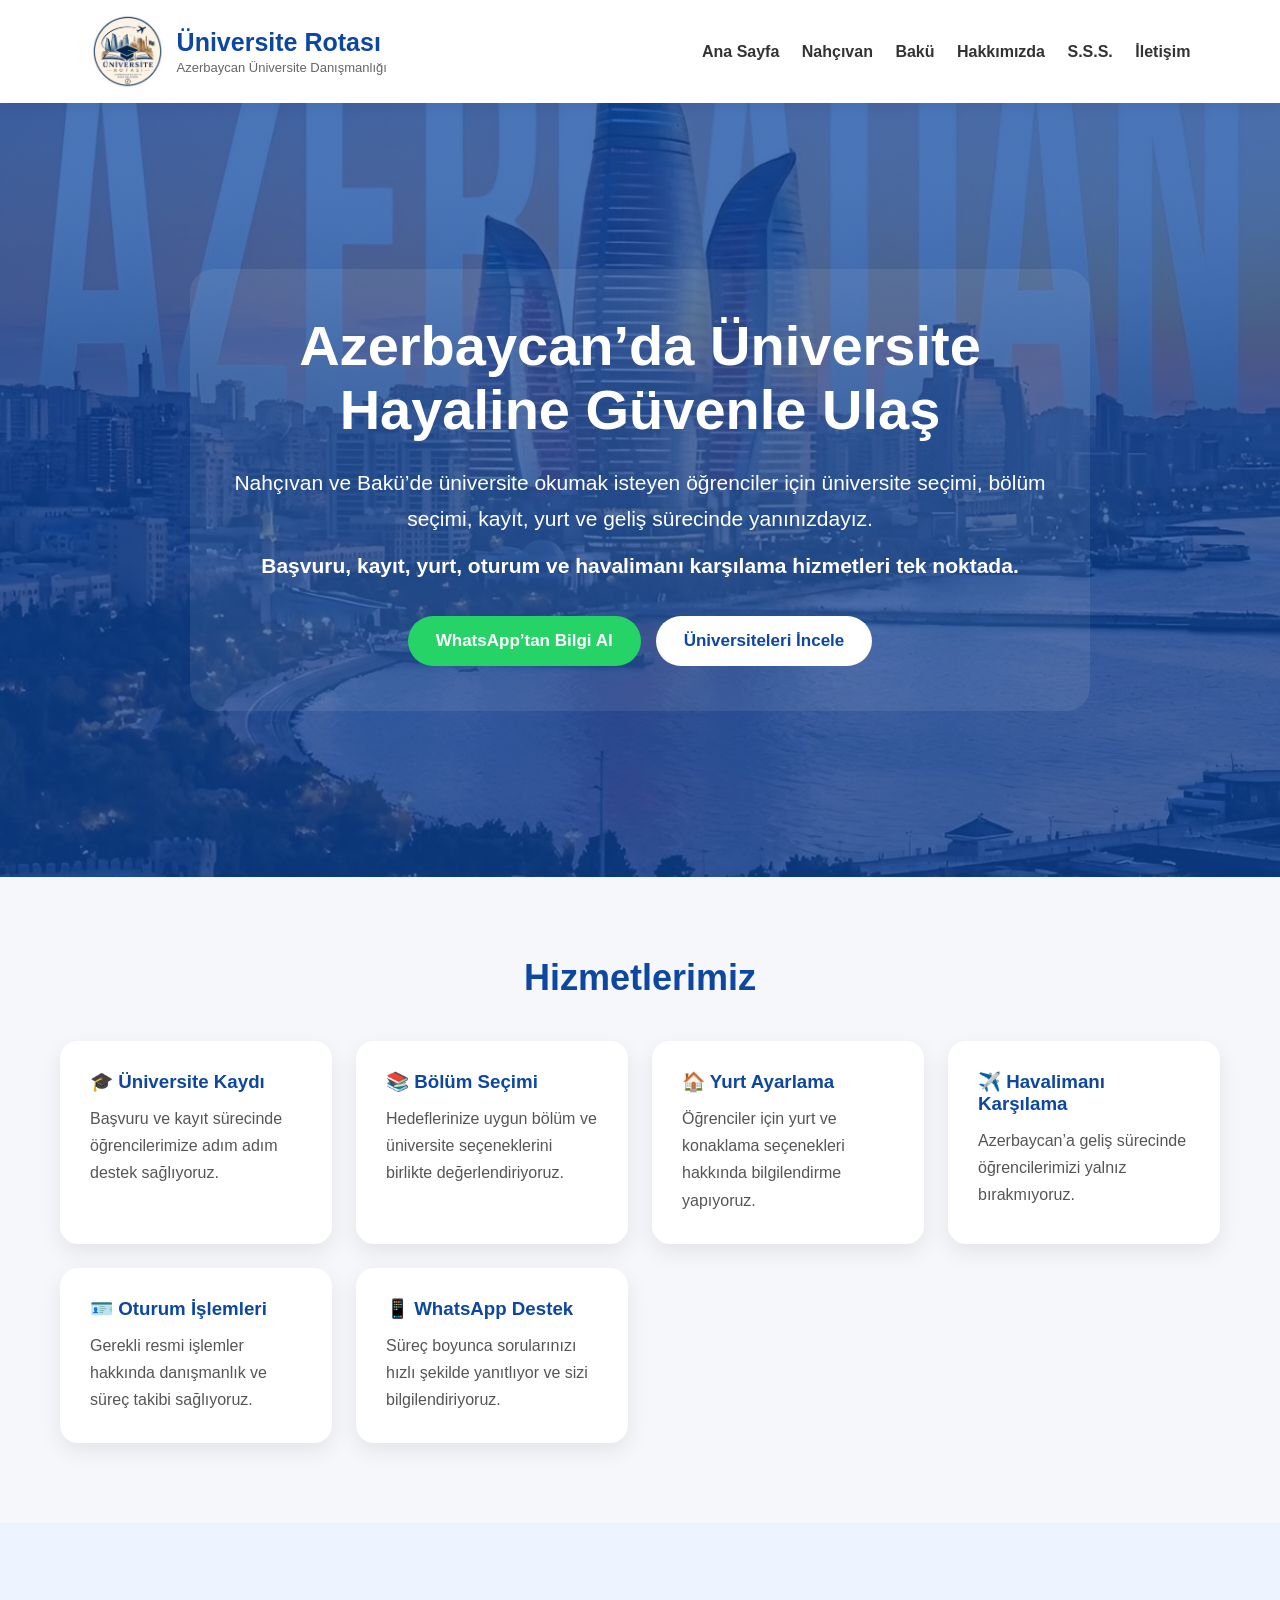
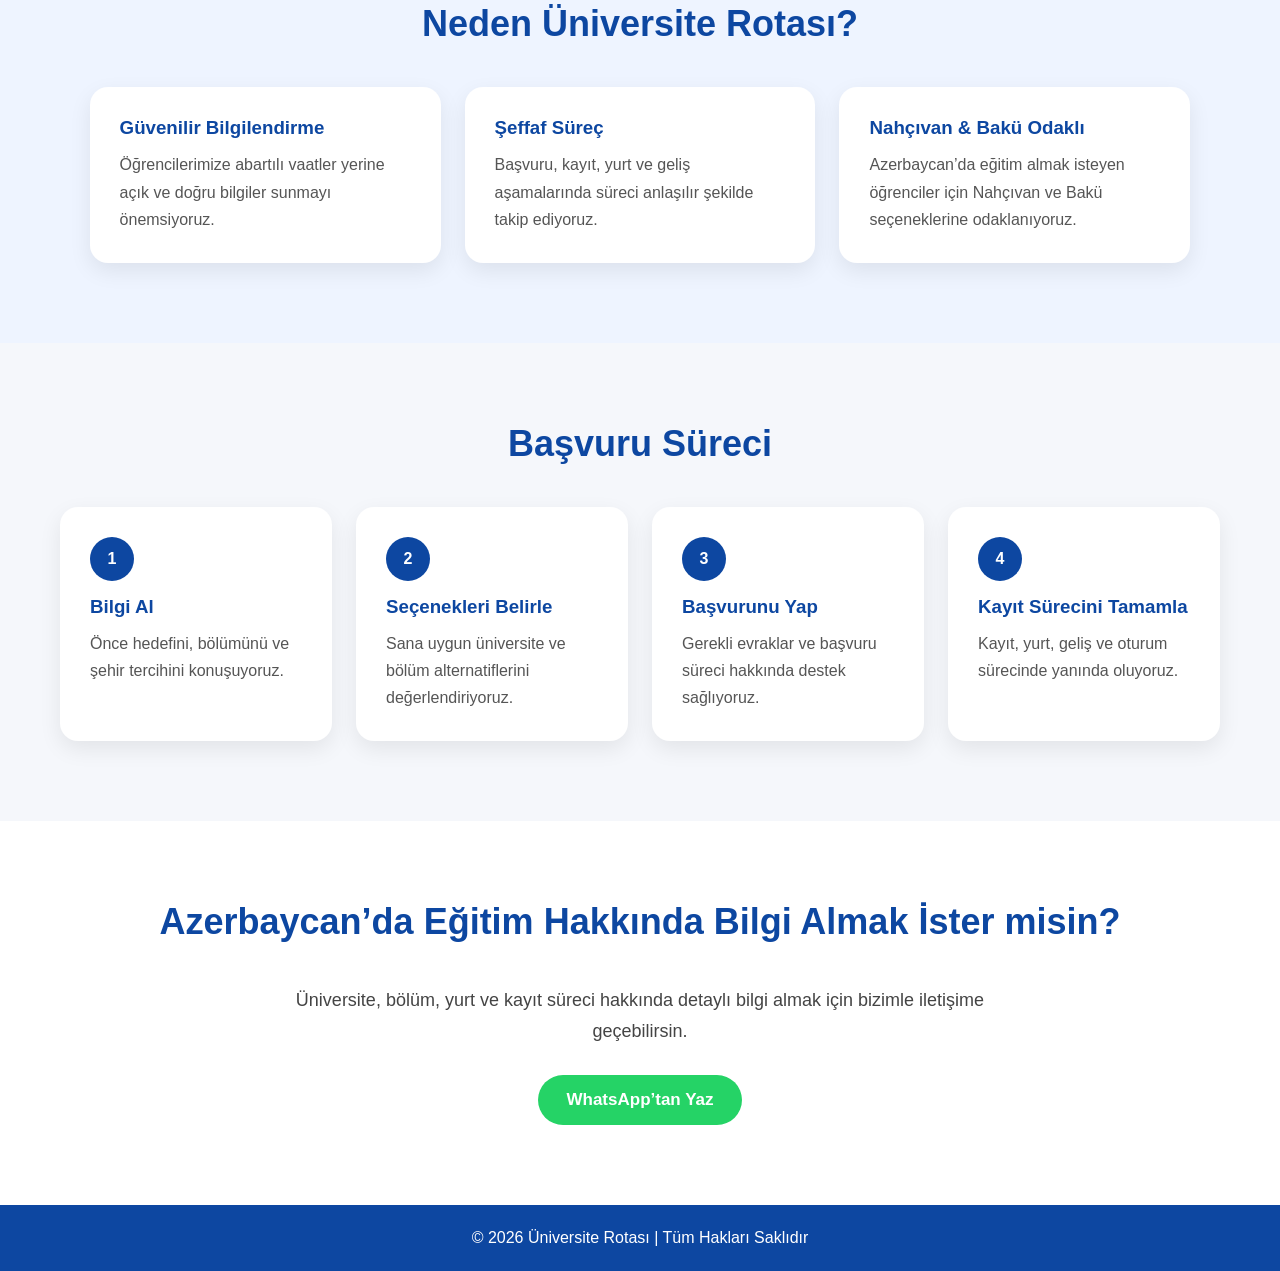
<file: index.html>
﻿<!DOCTYPE html>
<html lang="tr">
<head>
    <meta charset="UTF-8">
    <meta name="viewport" content="width=device-width, initial-scale=1.0">
    <title>Üniversite Rotası | Azerbaycan Üniversite Danışmanlığı</title>
    <link rel="stylesheet" href="style.css">
</head>
<body>

<header class="navbar">
    <div class="logo">
        <img src="images/logo.png" alt="Üniversite Rotası Logo">
        <div>
            <h2>Üniversite Rotası</h2>
            <p>Azerbaycan Üniversite Danışmanlığı</p>
        </div>
    </div>

    <nav>
        <a href="index.html">Ana Sayfa</a>
        <a href="nahcivan.html">Nahçıvan</a>
        <a href="baku.html">Bakü</a>
        <a href="hakkimizda.html">Hakkımızda</a>
        <a href="sss.html">S.S.S.</a>
        <a href="iletisim.html">İletişim</a>
    </nav>
</header>

<section class="hero">
    <div class="hero-box">
        <h1>Azerbaycan’da Üniversite Hayaline Güvenle Ulaş</h1>
        <p>
            Nahçıvan ve Bakü’de üniversite okumak isteyen öğrenciler için
            üniversite seçimi, bölüm seçimi, kayıt, yurt ve geliş sürecinde yanınızdayız.
        </p>

        <div class="hero-buttons">
            <a class="btn green" href="https://wa.me/905XXXXXXXXX" target="_blank">WhatsApp’tan Bilgi Al</a>
            <a class="btn blue" href="nahcivan.html">Üniversiteleri İncele</a>
        </div>
    </div>
</section>

<section class="services">
    <h2>Hizmetlerimiz</h2>

    <div class="cards">
        <div class="card">
            <h3>🎓 Üniversite Kaydı</h3>
            <p>Başvuru ve kayıt sürecinde öğrencilerimize adım adım destek sağlıyoruz.</p>
        </div>

        <div class="card">
            <h3>📚 Bölüm Seçimi</h3>
            <p>Hedeflerinize uygun bölüm ve üniversite seçeneklerini birlikte değerlendiriyoruz.</p>
        </div>

        <div class="card">
            <h3>🏠 Yurt Ayarlama</h3>
            <p>Öğrenciler için yurt ve konaklama seçenekleri hakkında bilgilendirme yapıyoruz.</p>
        </div>

        <div class="card">
            <h3>✈️ Havalimanı Karşılama</h3>
            <p>Azerbaycan’a geliş sürecinde öğrencilerimizi yalnız bırakmıyoruz.</p>
        </div>

        <div class="card">
            <h3>🪪 Oturum İşlemleri</h3>
            <p>Gerekli resmi işlemler hakkında danışmanlık ve süreç takibi sağlıyoruz.</p>
        </div>

        <div class="card">
            <h3>📱 WhatsApp Destek</h3>
            <p>Süreç boyunca sorularınızı hızlı şekilde yanıtlıyor ve sizi bilgilendiriyoruz.</p>
        </div>
    </div>
</section>

<section class="why">
    <h2>Neden Üniversite Rotası?</h2>

    <div class="why-grid">
        <div>
            <h3>Güvenilir Bilgilendirme</h3>
            <p>Öğrencilerimize abartılı vaatler yerine açık ve doğru bilgiler sunmayı önemsiyoruz.</p>
        </div>

        <div>
            <h3>Şeffaf Süreç</h3>
            <p>Başvuru, kayıt, yurt ve geliş aşamalarında süreci anlaşılır şekilde takip ediyoruz.</p>
        </div>

        <div>
            <h3>Nahçıvan & Bakü Odaklı</h3>
            <p>Azerbaycan’da eğitim almak isteyen öğrenciler için Nahçıvan ve Bakü seçeneklerine odaklanıyoruz.</p>
        </div>
    </div>
</section>

<section class="process">
    <h2>Başvuru Süreci</h2>

    <div class="steps">
        <div class="step">
            <span>1</span>
            <h3>Bilgi Al</h3>
            <p>Önce hedefini, bölümünü ve şehir tercihini konuşuyoruz.</p>
        </div>

        <div class="step">
            <span>2</span>
            <h3>Seçenekleri Belirle</h3>
            <p>Sana uygun üniversite ve bölüm alternatiflerini değerlendiriyoruz.</p>
        </div>

        <div class="step">
            <span>3</span>
            <h3>Başvurunu Yap</h3>
            <p>Gerekli evraklar ve başvuru süreci hakkında destek sağlıyoruz.</p>
        </div>

        <div class="step">
            <span>4</span>
            <h3>Kayıt Sürecini Tamamla</h3>
            <p>Kayıt, yurt, geliş ve oturum sürecinde yanında oluyoruz.</p>
        </div>
    </div>
</section>

<section class="cta">
    <h2>Azerbaycan’da Eğitim Hakkında Bilgi Almak İster misin?</h2>
    <p>Üniversite, bölüm, yurt ve kayıt süreci hakkında detaylı bilgi almak için bizimle iletişime geçebilirsin.</p>
    <a class="btn green" href="https://wa.me/905336589964?text=Merhaba,%20Üniversite%20Rotası%20hakkında%20bilgi%20almak%20istiyorum." target="_blank">WhatsApp’tan Yaz</a>
</section>

<footer>
    <p>© 2026 Üniversite Rotası | Tüm Hakları Saklıdır</p>
</footer>

</body>
</html>
</file>
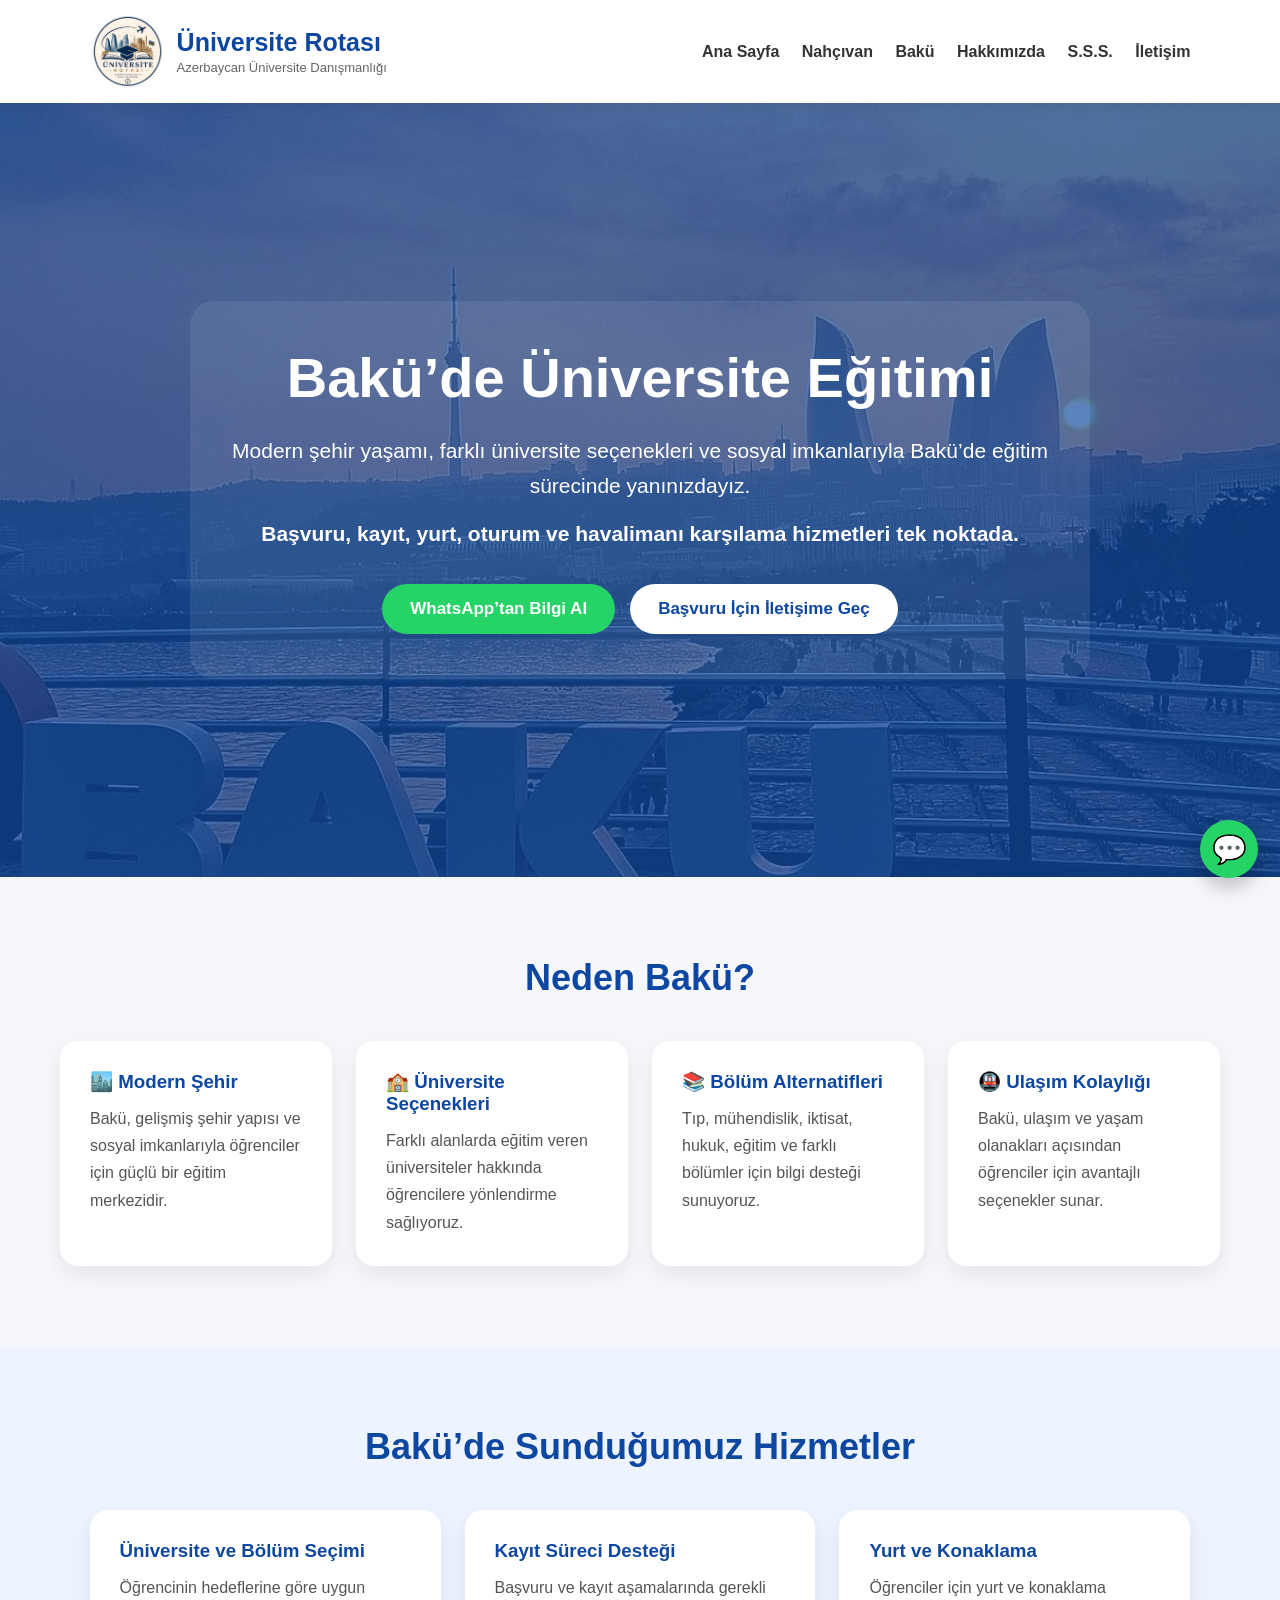
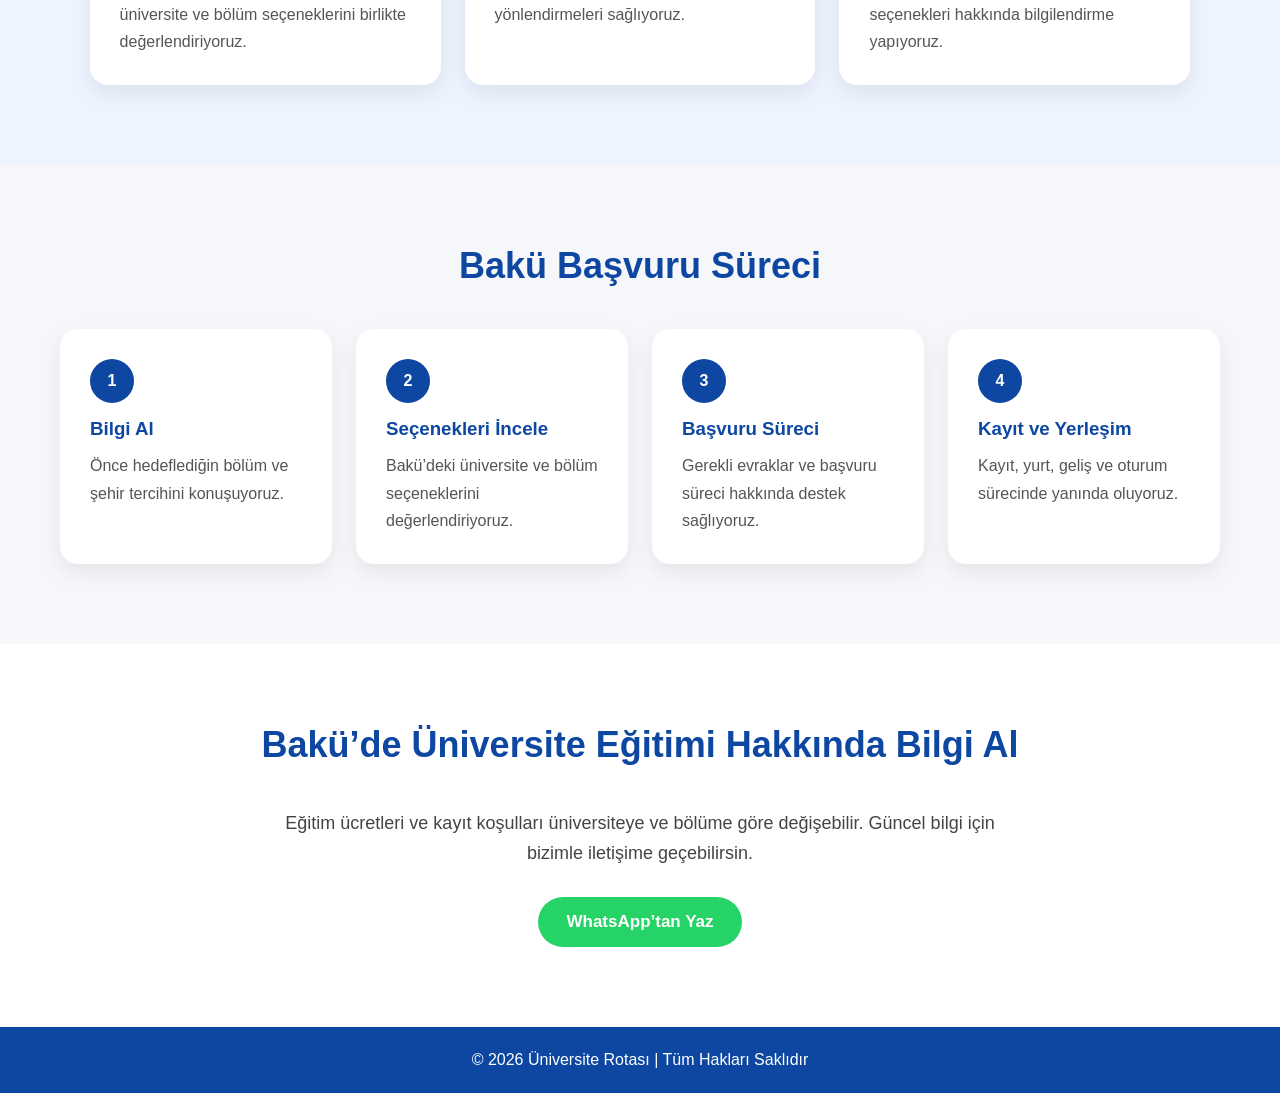
<file: baku.html>
﻿<!DOCTYPE html>
<html lang="tr">
<head>
    <meta charset="UTF-8">
    <meta name="viewport" content="width=device-width, initial-scale=1.0">
    <title>Bakü | Üniversite Rotası</title>
    <link rel="stylesheet" href="style.css">
</head>
<body>

<header class="navbar">
    <div class="logo">
        <img src="images/logo.png" alt="Üniversite Rotası Logo">
        <div>
            <h2>Üniversite Rotası</h2>
            <p>Azerbaycan Üniversite Danışmanlığı</p>
        </div>
    </div>

    <nav>
        <a href="index.html">Ana Sayfa</a>
        <a href="nahcivan.html">Nahçıvan</a>
        <a href="baku.html">Bakü</a>
        <a href="hakkimizda.html">Hakkımızda</a>
        <a href="sss.html">S.S.S.</a>
        <a href="iletisim.html">İletişim</a>
    </nav>
</header>

 <section class="hero baku-hero">
  <div class="hero-box">
        <h1>Bakü’de Üniversite Eğitimi</h1>
        <p>Modern şehir yaşamı, farklı üniversite seçenekleri ve sosyal imkanlarıyla Bakü’de eğitim sürecinde yanınızdayız.</p>

        <div class="hero-buttons">
            <a class="btn green" href="https://wa.me/905336589964" target="_blank">WhatsApp’tan Bilgi Al</a>
            <a class="btn blue" href="iletisim.html">Başvuru İçin İletişime Geç</a>
        </div>
    </div>
</section>

<section class="services">
    <h2>Neden Bakü?</h2>

    <div class="cards">
        <div class="card">
            <h3>🏙️ Modern Şehir</h3>
            <p>Bakü, gelişmiş şehir yapısı ve sosyal imkanlarıyla öğrenciler için güçlü bir eğitim merkezidir.</p>
        </div>

        <div class="card">
            <h3>🏫 Üniversite Seçenekleri</h3>
            <p>Farklı alanlarda eğitim veren üniversiteler hakkında öğrencilere yönlendirme sağlıyoruz.</p>
        </div>

        <div class="card">
            <h3>📚 Bölüm Alternatifleri</h3>
            <p>Tıp, mühendislik, iktisat, hukuk, eğitim ve farklı bölümler için bilgi desteği sunuyoruz.</p>
        </div>

        <div class="card">
            <h3>🚇 Ulaşım Kolaylığı</h3>
            <p>Bakü, ulaşım ve yaşam olanakları açısından öğrenciler için avantajlı seçenekler sunar.</p>
        </div>
    </div>
</section>

<section class="why">
    <h2>Bakü’de Sunduğumuz Hizmetler</h2>

    <div class="why-grid">
        <div>
            <h3>Üniversite ve Bölüm Seçimi</h3>
            <p>Öğrencinin hedeflerine göre uygun üniversite ve bölüm seçeneklerini birlikte değerlendiriyoruz.</p>
        </div>

        <div>
            <h3>Kayıt Süreci Desteği</h3>
            <p>Başvuru ve kayıt aşamalarında gerekli yönlendirmeleri sağlıyoruz.</p>
        </div>

        <div>
            <h3>Yurt ve Konaklama</h3>
            <p>Öğrenciler için yurt ve konaklama seçenekleri hakkında bilgilendirme yapıyoruz.</p>
        </div>
    </div>
</section>

<section class="process">
    <h2>Bakü Başvuru Süreci</h2>

    <div class="steps">
        <div class="step">
            <span>1</span>
            <h3>Bilgi Al</h3>
            <p>Önce hedeflediğin bölüm ve şehir tercihini konuşuyoruz.</p>
        </div>

        <div class="step">
            <span>2</span>
            <h3>Seçenekleri İncele</h3>
            <p>Bakü’deki üniversite ve bölüm seçeneklerini değerlendiriyoruz.</p>
        </div>

        <div class="step">
            <span>3</span>
            <h3>Başvuru Süreci</h3>
            <p>Gerekli evraklar ve başvuru süreci hakkında destek sağlıyoruz.</p>
        </div>

        <div class="step">
            <span>4</span>
            <h3>Kayıt ve Yerleşim</h3>
            <p>Kayıt, yurt, geliş ve oturum sürecinde yanında oluyoruz.</p>
        </div>
    </div>
</section>

<section class="cta">
    <h2>Bakü’de Üniversite Eğitimi Hakkında Bilgi Al</h2>
    <p>Eğitim ücretleri ve kayıt koşulları üniversiteye ve bölüme göre değişebilir. Güncel bilgi için bizimle iletişime geçebilirsin.</p>
    <a class="btn green" href="https://wa.me/905XXXXXXXXX" target="_blank">WhatsApp’tan Yaz</a>
</section>

<footer>
    <p>© 2026 Üniversite Rotası | Tüm Hakları Saklıdır</p>
</footer>

<a class="whatsapp" href="https://wa.me/905XXXXXXXXX" target="_blank">💬</a>

</body>
</html>
</file>
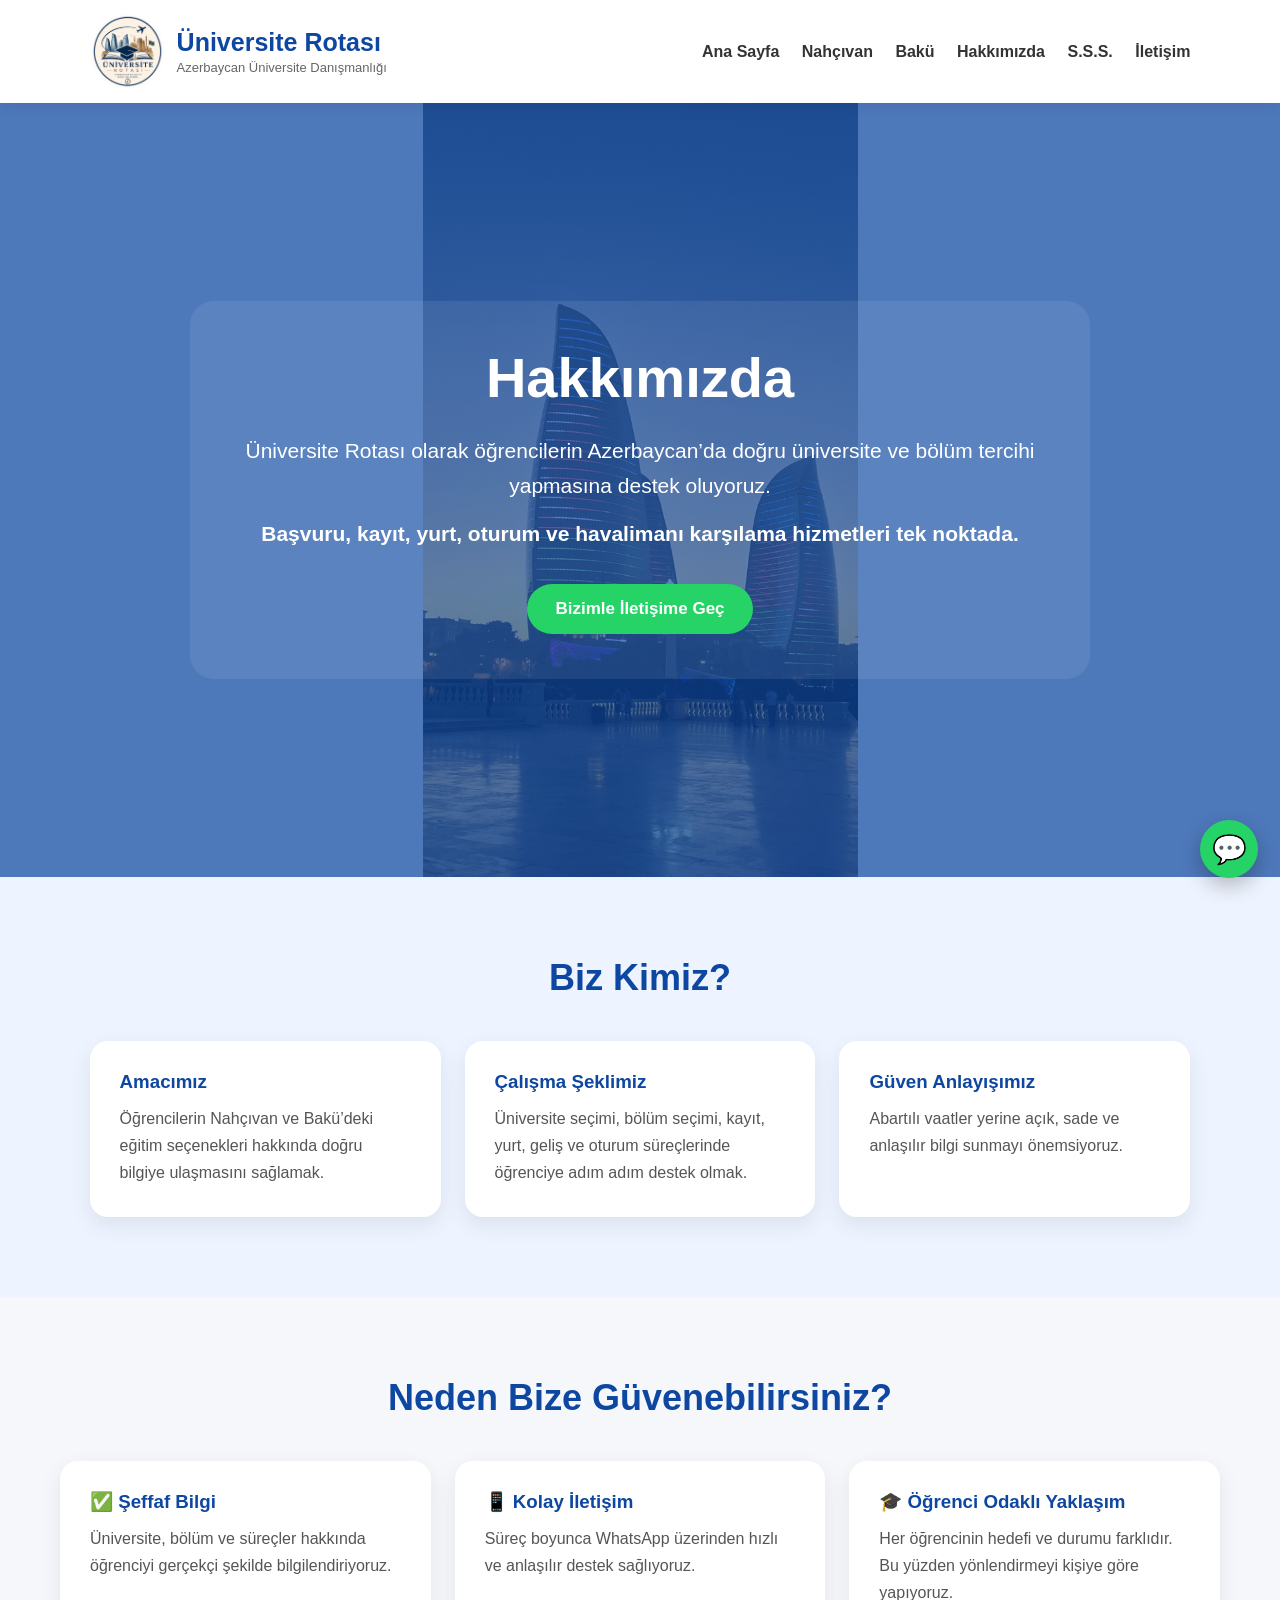
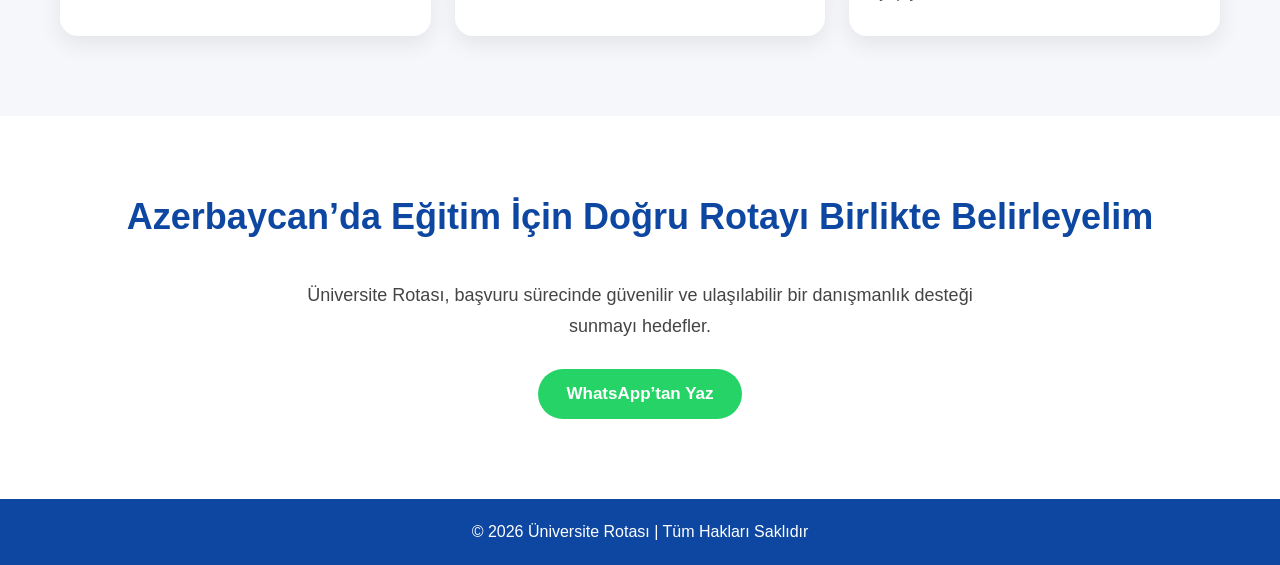
<file: hakkimizda.html>
﻿<!DOCTYPE html>
<html lang="tr">
<head>
    <meta charset="UTF-8">
    <meta name="viewport" content="width=device-width, initial-scale=1.0">
    <title>Hakkımızda | Üniversite Rotası</title>
    <link rel="stylesheet" href="style.css">
</head>
<body>

<header class="navbar">
    <div class="logo">
        <img src="images/logo.png" alt="Üniversite Rotası Logo">
        <div>
            <h2>Üniversite Rotası</h2>
            <p>Azerbaycan Üniversite Danışmanlığı</p>
        </div>
    </div>

    <nav>
        <a href="index.html">Ana Sayfa</a>
        <a href="nahcivan.html">Nahçıvan</a>
        <a href="baku.html">Bakü</a>
        <a href="hakkimizda.html">Hakkımızda</a>
        <a href="sss.html">S.S.S.</a>
        <a href="iletisim.html">İletişim</a>
    </nav>
</header>

  <section class="hero hakkimizda-hero">
      <div class="hero-box">
        <h1>Hakkımızda</h1>
        <p>Üniversite Rotası olarak öğrencilerin Azerbaycan’da doğru üniversite ve bölüm tercihi yapmasına destek oluyoruz.</p>
        <a class="btn green" href="https://wa.me/905336589964" target="_blank">Bizimle İletişime Geç</a>
    </div>
</section>

<section class="why">
    <h2>Biz Kimiz?</h2>

    <div class="why-grid">
        <div>
            <h3>Amacımız</h3>
            <p>Öğrencilerin Nahçıvan ve Bakü’deki eğitim seçenekleri hakkında doğru bilgiye ulaşmasını sağlamak.</p>
        </div>

        <div>
            <h3>Çalışma Şeklimiz</h3>
            <p>Üniversite seçimi, bölüm seçimi, kayıt, yurt, geliş ve oturum süreçlerinde öğrenciye adım adım destek olmak.</p>
        </div>

        <div>
            <h3>Güven Anlayışımız</h3>
            <p>Abartılı vaatler yerine açık, sade ve anlaşılır bilgi sunmayı önemsiyoruz.</p>
        </div>
    </div>
</section>

<section class="services">
    <h2>Neden Bize Güvenebilirsiniz?</h2>

    <div class="cards">
        <div class="card">
            <h3>✅ Şeffaf Bilgi</h3>
            <p>Üniversite, bölüm ve süreçler hakkında öğrenciyi gerçekçi şekilde bilgilendiriyoruz.</p>
        </div>

        <div class="card">
            <h3>📱 Kolay İletişim</h3>
            <p>Süreç boyunca WhatsApp üzerinden hızlı ve anlaşılır destek sağlıyoruz.</p>
        </div>

        <div class="card">
            <h3>🎓 Öğrenci Odaklı Yaklaşım</h3>
            <p>Her öğrencinin hedefi ve durumu farklıdır. Bu yüzden yönlendirmeyi kişiye göre yapıyoruz.</p>
        </div>
    </div>
</section>

<section class="cta">
    <h2>Azerbaycan’da Eğitim İçin Doğru Rotayı Birlikte Belirleyelim</h2>
    <p>Üniversite Rotası, başvuru sürecinde güvenilir ve ulaşılabilir bir danışmanlık desteği sunmayı hedefler.</p>
    <a class="btn green" href="https://wa.me/905XXXXXXXXX" target="_blank">WhatsApp’tan Yaz</a>
</section>

<footer>
    <p>© 2026 Üniversite Rotası | Tüm Hakları Saklıdır</p>
</footer>

<a class="whatsapp" href="https://wa.me/905XXXXXXXXX" target="_blank">💬</a>

</body>
</html>
</file>
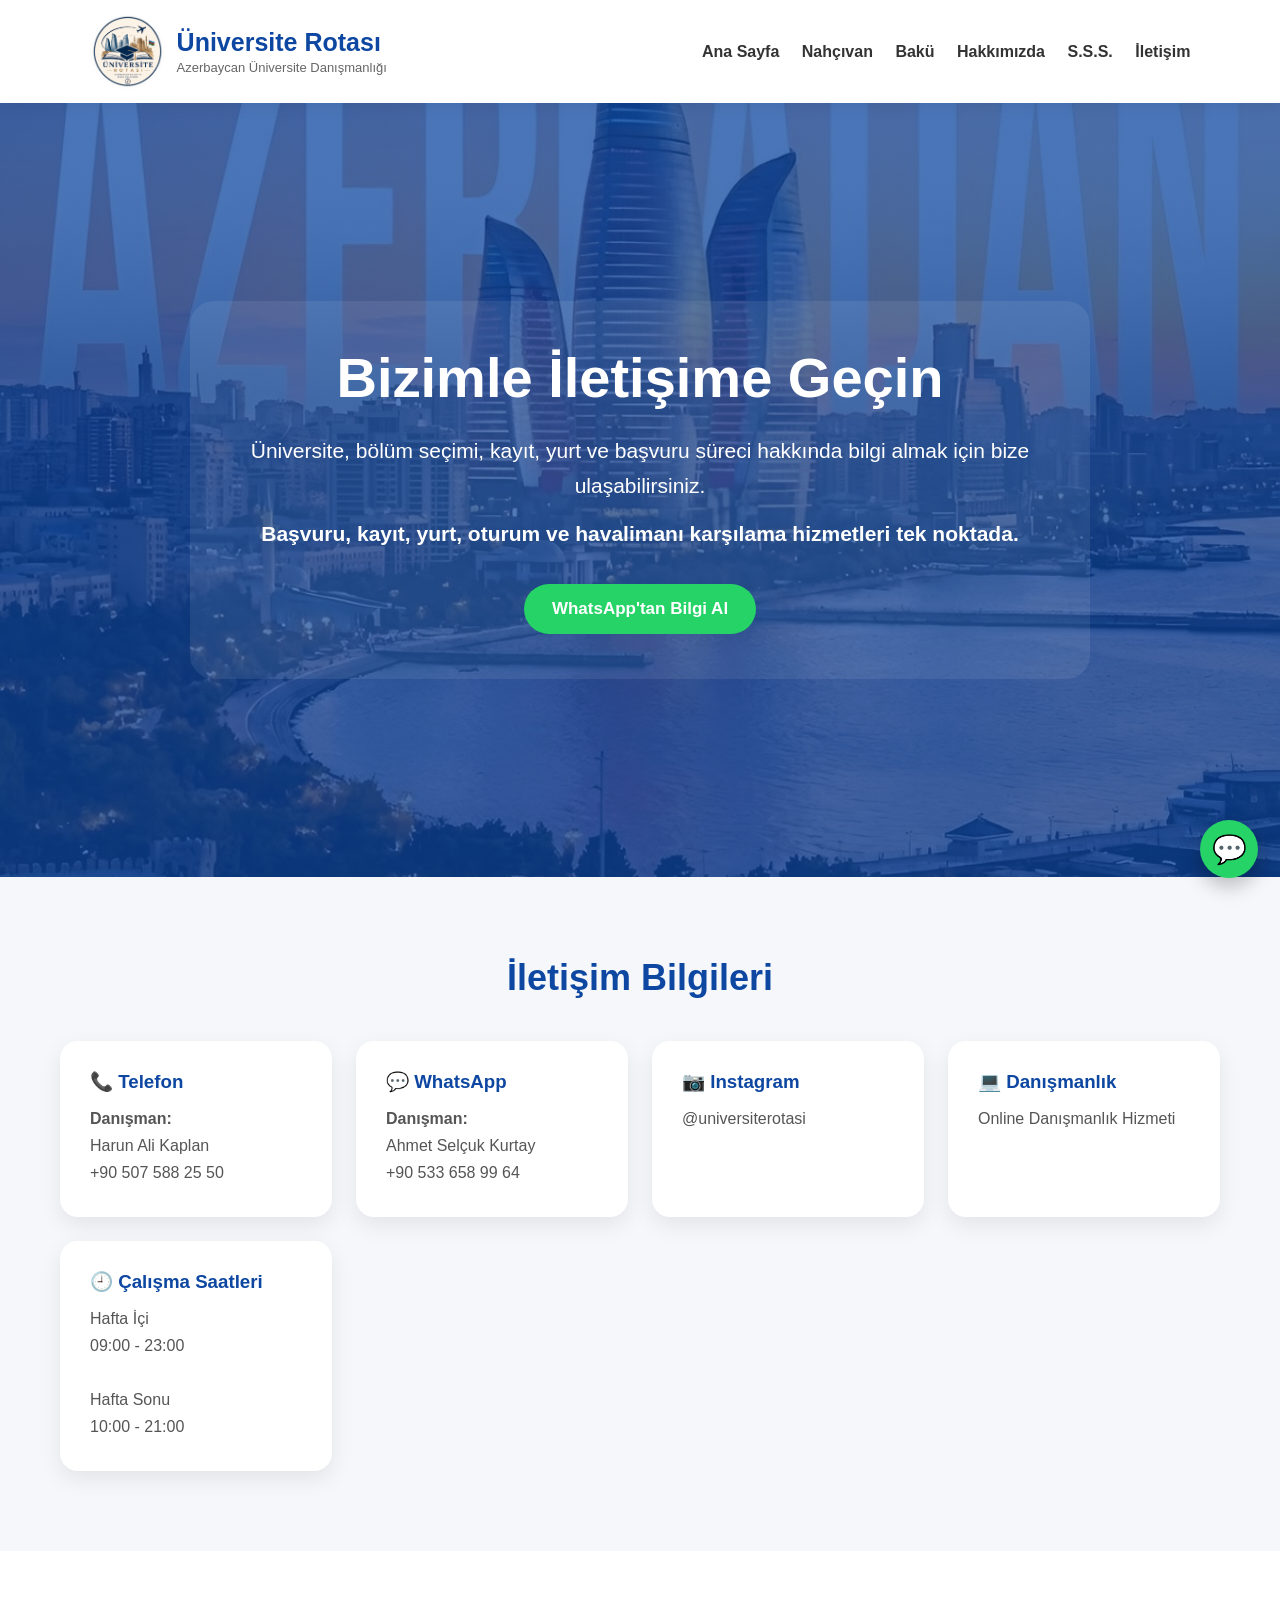
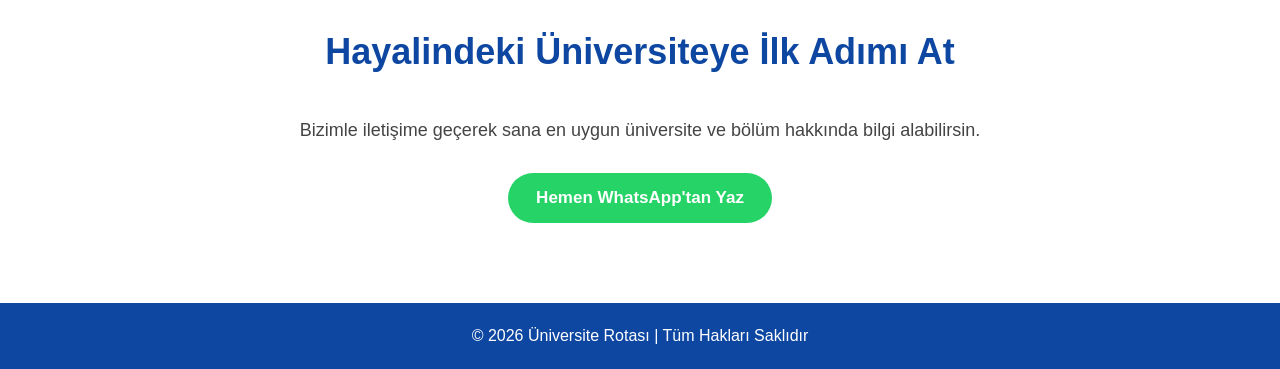
<file: iletisim.html>
﻿<!DOCTYPE html>
<html lang="tr">
<head>
<meta charset="UTF-8">
<meta name="viewport" content="width=device-width, initial-scale=1.0">
<title>İletişim | Üniversite Rotası</title>
<link rel="stylesheet" href="style.css">
</head>

<body>

<header class="navbar">

<div class="logo">
<img src="images/logo.png" alt="Üniversite Rotası">

<div>
<h2>Üniversite Rotası</h2>
<p>Azerbaycan Üniversite Danışmanlığı</p>
</div>

</div>

<nav>
<a href="index.html">Ana Sayfa</a>
<a href="nahcivan.html">Nahçıvan</a>
<a href="baku.html">Bakü</a>
<a href="hakkimizda.html">Hakkımızda</a>
<a href="sss.html">S.S.S.</a>
<a href="iletisim.html">İletişim</a>
</nav>

</header>

<section class="hero">

<div class="hero-box">

<h1>Bizimle İletişime Geçin</h1>

<p>
Üniversite, bölüm seçimi, kayıt, yurt ve başvuru süreci hakkında bilgi almak için bize ulaşabilirsiniz.
</p>

<a class="btn green" href="https://wa.me/905335899964" target="_blank">
WhatsApp'tan Bilgi Al
</a>

</div>

</section>

<section class="services">

<h2>İletişim Bilgileri</h2>

<div class="cards">

<div class="card">
<h3>📞 Telefon</h3>
<p><strong>Danışman:</strong><br>
Harun Ali Kaplan<br>
+90 507 588 25 50
</p>
</div>

<div class="card">
<h3>💬 WhatsApp</h3>
<p><strong>Danışman:</strong><br>
Ahmet Selçuk Kurtay<br>
+90 533 658 99 64
</p>
</div>

<div class="card">
<h3>📷 Instagram</h3>
<p>@universiterotasi</p>
</div>

<div class="card">
<h3>💻 Danışmanlık</h3>
<p>Online Danışmanlık Hizmeti</p>
</div>

<div class="card">
<h3>🕘 Çalışma Saatleri</h3>

<p>

Hafta İçi<br>

09:00 - 23:00

<br><br>

Hafta Sonu<br>

10:00 - 21:00

</p>

</div>

</div>

</section>

<section class="cta">

<h2>Hayalindeki Üniversiteye İlk Adımı At</h2>

<p>

Bizimle iletişime geçerek sana en uygun üniversite ve bölüm hakkında bilgi alabilirsin.

</p>

<a class="btn green" href="https://wa.me/905335899964" target="_blank">

Hemen WhatsApp'tan Yaz

</a>

</section>

<footer>

<p>

© 2026 Üniversite Rotası | Tüm Hakları Saklıdır

</p>

</footer>

<a class="whatsapp" href="https://wa.me/905336589964" target="_blank">

💬

</a>

</body>

</html>
</file>
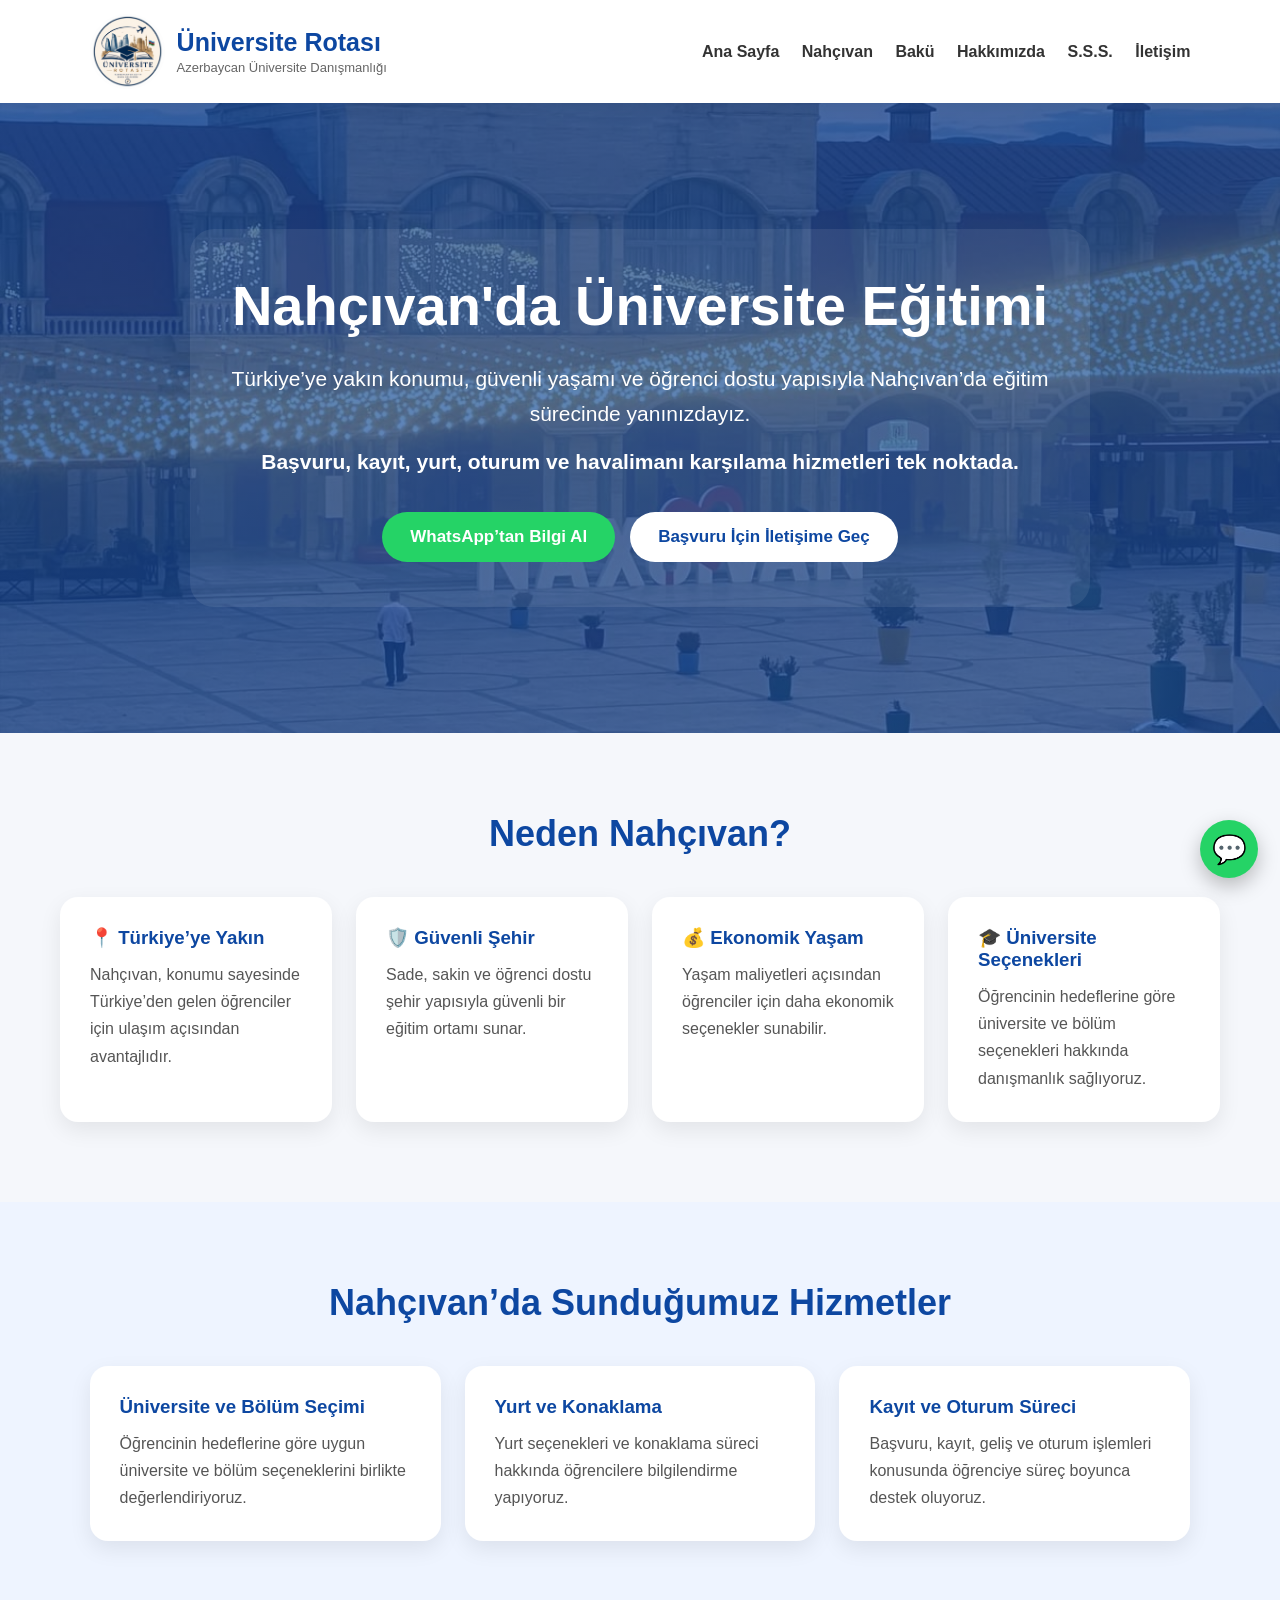
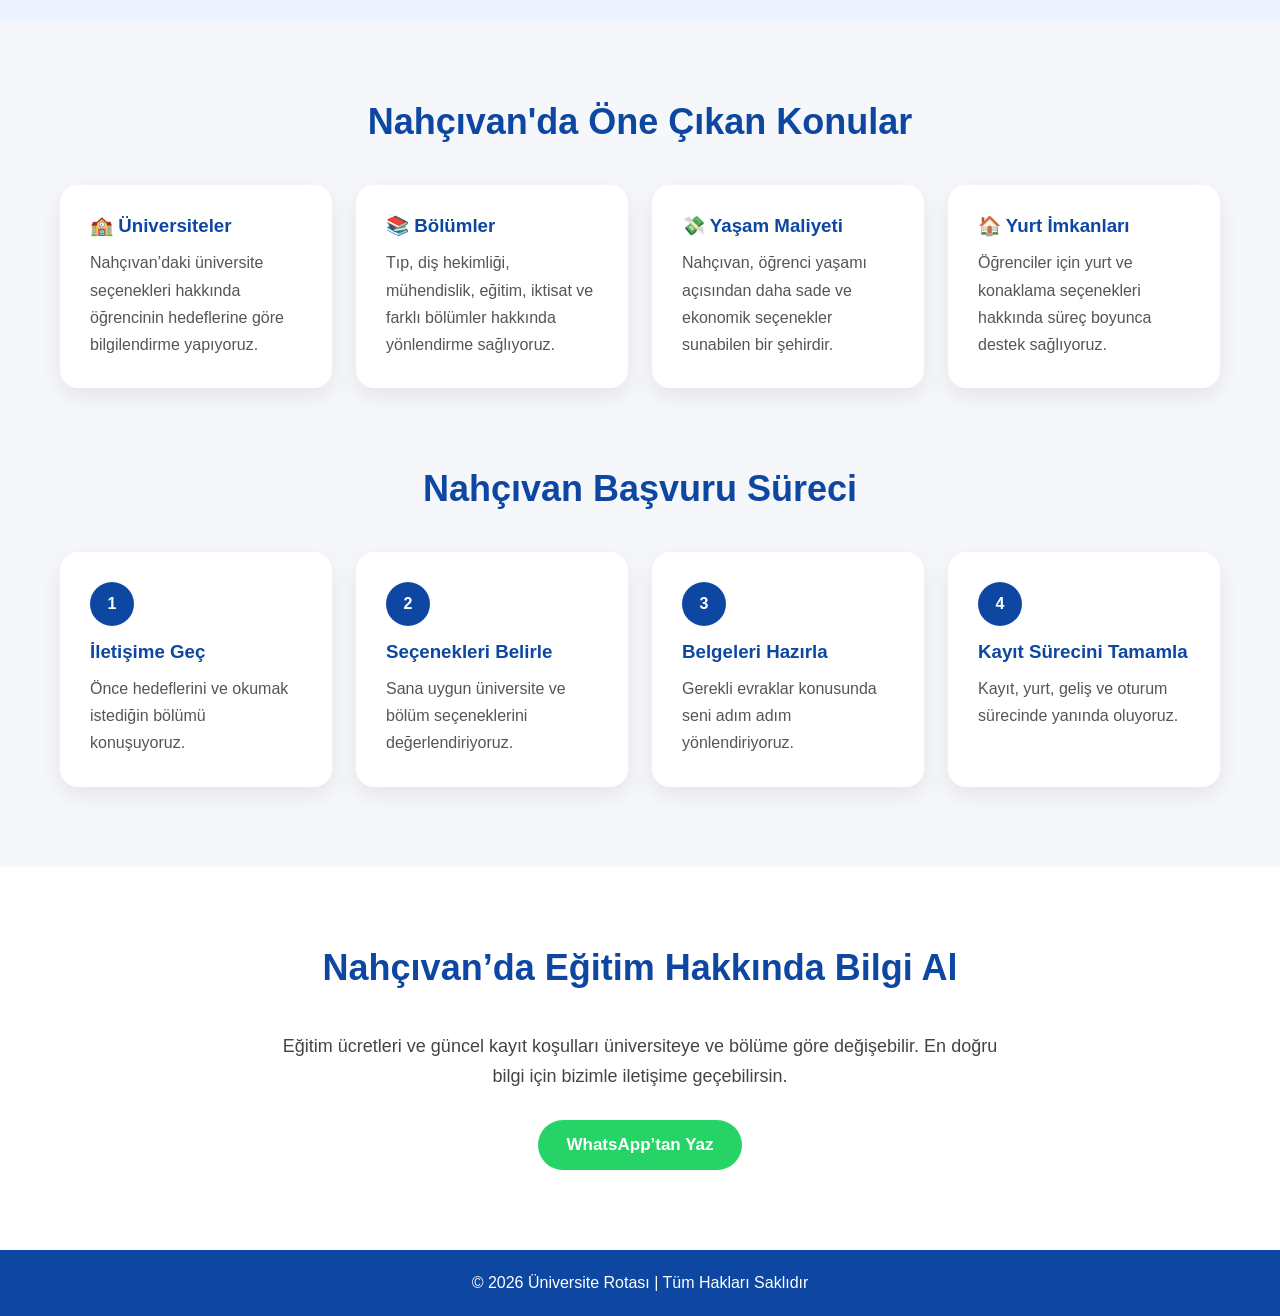
<file: nahcivan.html>
﻿<!DOCTYPE html>
<html lang="tr">
<head>
    <meta charset="UTF-8">
    <meta name="viewport" content="width=device-width, initial-scale=1.0">
    <title>Nahçıvan | Üniversite Rotası</title>
    <link rel="stylesheet" href="style.css">
</head>
<body>

<header class="navbar">
    <div class="logo">
        <img src="images/logo.png" alt="Üniversite Rotası Logo">
        <div>
            <h2>Üniversite Rotası</h2>
            <p>Azerbaycan Üniversite Danışmanlığı</p>
        </div>
    </div>

    <nav>
        <a href="index.html">Ana Sayfa</a>
        <a href="nahcivan.html">Nahçıvan</a>
        <a href="baku.html">Bakü</a>
        <a href="hakkimizda.html">Hakkımızda</a>
        <a href="sss.html">S.S.S.</a>
        <a href="iletisim.html">İletişim</a>
    </nav>
</header>

<section class="hero nahcivan-hero">
    <div class="hero-box">
        <h1>Nahçıvan'da Üniversite Eğitimi</h1>
        <p>
            Türkiye’ye yakın konumu, güvenli yaşamı ve öğrenci dostu yapısıyla
            Nahçıvan’da eğitim sürecinde yanınızdayız.
        </p>

        <div class="hero-buttons">
            <a class="btn green" href="https://wa.me/905336589964" target="_blank">WhatsApp’tan Bilgi Al</a>
            <a class="btn blue" href="iletisim.html">Başvuru İçin İletişime Geç</a>
        </div>
    </div>
</section>

<section class="services">
    <h2>Neden Nahçıvan?</h2>

    <div class="cards">
        <div class="card">
            <h3>📍 Türkiye’ye Yakın</h3>
            <p>Nahçıvan, konumu sayesinde Türkiye’den gelen öğrenciler için ulaşım açısından avantajlıdır.</p>
        </div>

        <div class="card">
            <h3>🛡️ Güvenli Şehir</h3>
            <p>Sade, sakin ve öğrenci dostu şehir yapısıyla güvenli bir eğitim ortamı sunar.</p>
        </div>

        <div class="card">
            <h3>💰 Ekonomik Yaşam</h3>
            <p>Yaşam maliyetleri açısından öğrenciler için daha ekonomik seçenekler sunabilir.</p>
        </div>

        <div class="card">
            <h3>🎓 Üniversite Seçenekleri</h3>
            <p>Öğrencinin hedeflerine göre üniversite ve bölüm seçenekleri hakkında danışmanlık sağlıyoruz.</p>
        </div>
    </div>
</section>

<section class="why">
    <h2>Nahçıvan’da Sunduğumuz Hizmetler</h2>

    <div class="why-grid">
        <div>
            <h3>Üniversite ve Bölüm Seçimi</h3>
            <p>Öğrencinin hedeflerine göre uygun üniversite ve bölüm seçeneklerini birlikte değerlendiriyoruz.</p>
        </div>

        <div>
            <h3>Yurt ve Konaklama</h3>
            <p>Yurt seçenekleri ve konaklama süreci hakkında öğrencilere bilgilendirme yapıyoruz.</p>
        </div>

        <div>
            <h3>Kayıt ve Oturum Süreci</h3>
            <p>Başvuru, kayıt, geliş ve oturum işlemleri konusunda öğrenciye süreç boyunca destek oluyoruz.</p>
        </div>
    </div>
</section>

<section class="services">
    <h2>Nahçıvan'da Öne Çıkan Konular</h2>

    <div class="cards">
        <div class="card">
            <h3>🏫 Üniversiteler</h3>
            <p>Nahçıvan’daki üniversite seçenekleri hakkında öğrencinin hedeflerine göre bilgilendirme yapıyoruz.</p>
        </div>

        <div class="card">
            <h3>📚 Bölümler</h3>
            <p>Tıp, diş hekimliği, mühendislik, eğitim, iktisat ve farklı bölümler hakkında yönlendirme sağlıyoruz.</p>
        </div>

        <div class="card">
            <h3>💸 Yaşam Maliyeti</h3>
            <p>Nahçıvan, öğrenci yaşamı açısından daha sade ve ekonomik seçenekler sunabilen bir şehirdir.</p>
        </div>

        <div class="card">
            <h3>🏠 Yurt İmkanları</h3>
            <p>Öğrenciler için yurt ve konaklama seçenekleri hakkında süreç boyunca destek sağlıyoruz.</p>
        </div>
    </div>
</section>

<section class="process">
    <h2>Nahçıvan Başvuru Süreci</h2>

    <div class="steps">
        <div class="step">
            <span>1</span>
            <h3>İletişime Geç</h3>
            <p>Önce hedeflerini ve okumak istediğin bölümü konuşuyoruz.</p>
        </div>

        <div class="step">
            <span>2</span>
            <h3>Seçenekleri Belirle</h3>
            <p>Sana uygun üniversite ve bölüm seçeneklerini değerlendiriyoruz.</p>
        </div>

        <div class="step">
            <span>3</span>
            <h3>Belgeleri Hazırla</h3>
            <p>Gerekli evraklar konusunda seni adım adım yönlendiriyoruz.</p>
        </div>

        <div class="step">
            <span>4</span>
            <h3>Kayıt Sürecini Tamamla</h3>
            <p>Kayıt, yurt, geliş ve oturum sürecinde yanında oluyoruz.</p>
        </div>
    </div>
</section>

<section class="cta">
    <h2>Nahçıvan’da Eğitim Hakkında Bilgi Al</h2>
    <p>
        Eğitim ücretleri ve güncel kayıt koşulları üniversiteye ve bölüme göre değişebilir.
        En doğru bilgi için bizimle iletişime geçebilirsin.
    </p>
    <a class="btn green" href="https://wa.me/905336589964" target="_blank">WhatsApp’tan Yaz</a>
</section>

<footer>
    <p>© 2026 Üniversite Rotası | Tüm Hakları Saklıdır</p>
</footer>

<a class="whatsapp" href="https://wa.me/905336589964" target="_blank">💬</a>

</body>
</html>
</file>
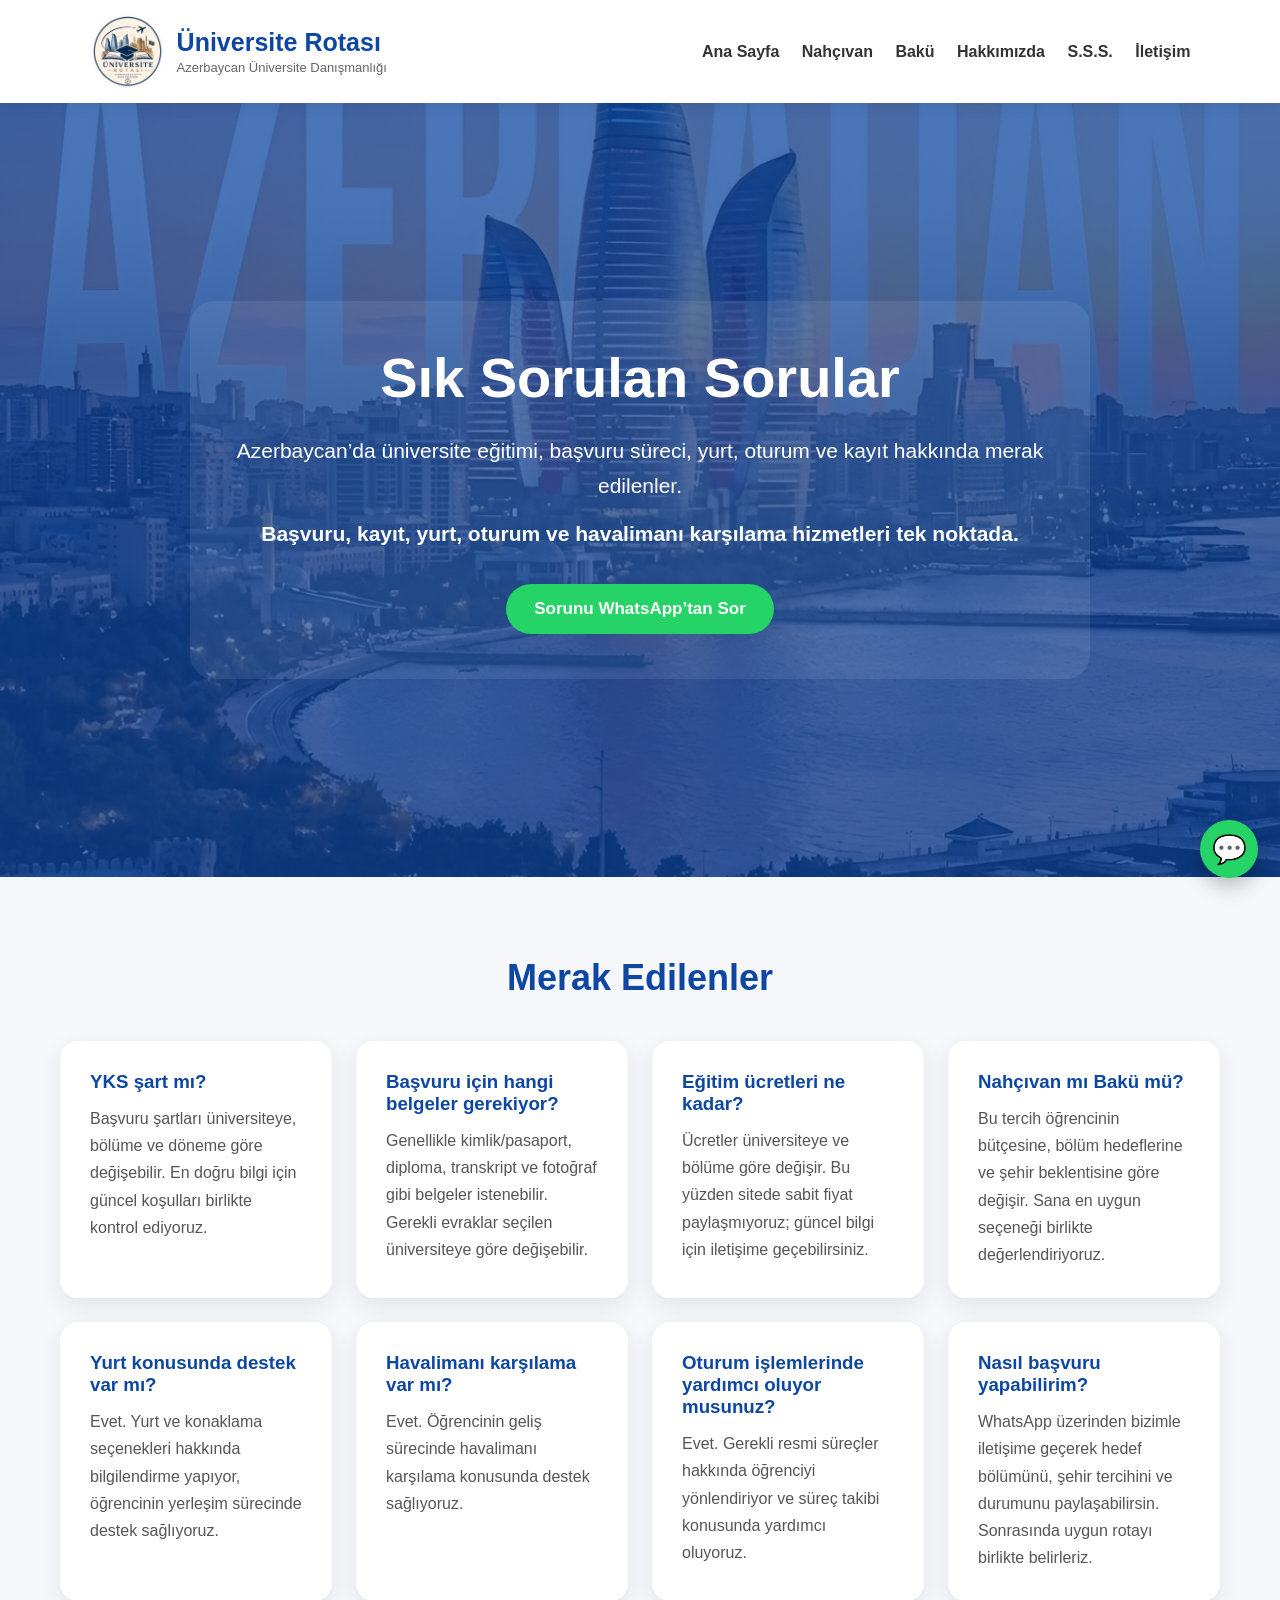
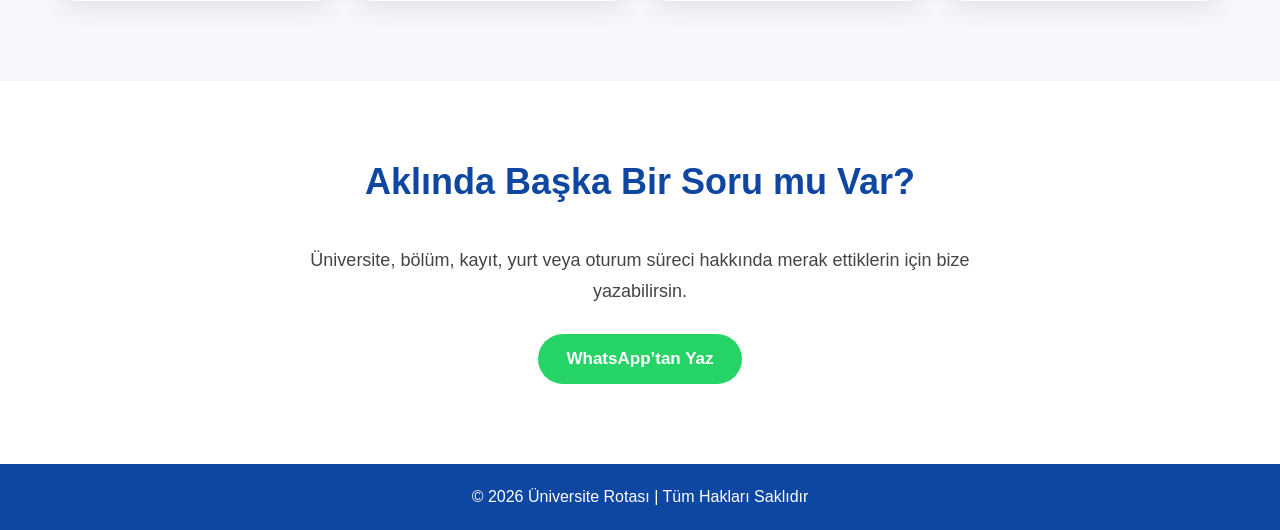
<file: sss.html>
﻿<!DOCTYPE html>
<html lang="tr">
<head>
    <meta charset="UTF-8">
    <meta name="viewport" content="width=device-width, initial-scale=1.0">
    <title>Sık Sorulan Sorular | Üniversite Rotası</title>
    <link rel="stylesheet" href="style.css">
</head>
<body>

<header class="navbar">
    <div class="logo">
        <img src="images/logo.png" alt="Üniversite Rotası Logo">
        <div>
            <h2>Üniversite Rotası</h2>
            <p>Azerbaycan Üniversite Danışmanlığı</p>
        </div>
    </div>

    <nav>
        <a href="index.html">Ana Sayfa</a>
        <a href="nahcivan.html">Nahçıvan</a>
        <a href="baku.html">Bakü</a>
        <a href="hakkimizda.html">Hakkımızda</a>
        <a href="sss.html">S.S.S.</a>
        <a href="iletisim.html">İletişim</a>
    </nav>
</header>

<section class="hero">
    <div class="hero-box">
        <h1>Sık Sorulan Sorular</h1>
        <p>Azerbaycan’da üniversite eğitimi, başvuru süreci, yurt, oturum ve kayıt hakkında merak edilenler.</p>
        <a class="btn green" href="https://wa.me/905XXXXXXXXX" target="_blank">Sorunu WhatsApp’tan Sor</a>
    </div>
</section>

<section class="services">
    <h2>Merak Edilenler</h2>

    <div class="cards">
        <div class="card">
            <h3>YKS şart mı?</h3>
            <p>Başvuru şartları üniversiteye, bölüme ve döneme göre değişebilir. En doğru bilgi için güncel koşulları birlikte kontrol ediyoruz.</p>
        </div>

        <div class="card">
            <h3>Başvuru için hangi belgeler gerekiyor?</h3>
            <p>Genellikle kimlik/pasaport, diploma, transkript ve fotoğraf gibi belgeler istenebilir. Gerekli evraklar seçilen üniversiteye göre değişebilir.</p>
        </div>

        <div class="card">
            <h3>Eğitim ücretleri ne kadar?</h3>
            <p>Ücretler üniversiteye ve bölüme göre değişir. Bu yüzden sitede sabit fiyat paylaşmıyoruz; güncel bilgi için iletişime geçebilirsiniz.</p>
        </div>

        <div class="card">
            <h3>Nahçıvan mı Bakü mü?</h3>
            <p>Bu tercih öğrencinin bütçesine, bölüm hedeflerine ve şehir beklentisine göre değişir. Sana en uygun seçeneği birlikte değerlendiriyoruz.</p>
        </div>

        <div class="card">
            <h3>Yurt konusunda destek var mı?</h3>
            <p>Evet. Yurt ve konaklama seçenekleri hakkında bilgilendirme yapıyor, öğrencinin yerleşim sürecinde destek sağlıyoruz.</p>
        </div>

        <div class="card">
            <h3>Havalimanı karşılama var mı?</h3>
            <p>Evet. Öğrencinin geliş sürecinde havalimanı karşılama konusunda destek sağlıyoruz.</p>
        </div>

        <div class="card">
            <h3>Oturum işlemlerinde yardımcı oluyor musunuz?</h3>
            <p>Evet. Gerekli resmi süreçler hakkında öğrenciyi yönlendiriyor ve süreç takibi konusunda yardımcı oluyoruz.</p>
        </div>

        <div class="card">
            <h3>Nasıl başvuru yapabilirim?</h3>
            <p>WhatsApp üzerinden bizimle iletişime geçerek hedef bölümünü, şehir tercihini ve durumunu paylaşabilirsin. Sonrasında uygun rotayı birlikte belirleriz.</p>
        </div>
    </div>
</section>

<section class="cta">
    <h2>Aklında Başka Bir Soru mu Var?</h2>
    <p>Üniversite, bölüm, kayıt, yurt veya oturum süreci hakkında merak ettiklerin için bize yazabilirsin.</p>
    <a class="btn green" href="https://wa.me/905336589964" target="_blank">WhatsApp’tan Yaz</a>
</section>

<footer>
    <p>© 2026 Üniversite Rotası | Tüm Hakları Saklıdır</p>
</footer>

<a class="whatsapp" href="https://wa.me/905XXXXXXXXX" target="_blank">💬</a>

</body>
</html>
</file>
<file: style.css>
﻿* {
    margin: 0;
    padding: 0;
    box-sizing: border-box;
}

html {
    scroll-behavior: smooth;
}

body {
    font-family: Arial, Helvetica, sans-serif;
    background: #f5f7fb;
    color: #222;
}

.navbar {
    min-height: 88px;
    padding: 14px 7%;
    background: #ffffff;
    display: flex;
    align-items: center;
    justify-content: space-between;
    gap: 20px;
    box-shadow: 0 2px 16px rgba(0,0,0,0.08);
    position: sticky;
    top: 0;
    z-index: 100;
}

.logo {
    display: flex;
    align-items: center;
    gap: 12px;
}

.logo img {
    width: 62px;
    height: 62px;
    border-radius: 50%;
    object-fit: cover;
}

.logo h2 {
    font-size: 25px;
    color: #0d47a1;
}

.logo p {
    font-size: 13px;
    color: #666;
    margin-top: 3px;
}

nav a {
    text-decoration: none;
    color: #333;
    margin-left: 18px;
    font-weight: bold;
    font-size: 15px;
}

nav a:hover {
    color: #0d47a1;
}

.hero {
    min-height: 86vh;
    background: linear-gradient(rgba(13,71,161,0.86), rgba(13,71,161,0.86)), url("images/logo.png") center/340px no-repeat;
    display: flex;
    align-items: center;
    justify-content: center;
    text-align: center;
    padding: 70px 20px;
    color: white;
}

.hero-box {
    max-width: 900px;
}

.hero h1 {
    font-size: 52px;
    line-height: 1.15;
    margin-bottom: 22px;
}

.hero p {
    font-size: 21px;
    line-height: 1.7;
    max-width: 850px;
    margin: 0 auto 32px;
}

.hero-buttons {
    display: flex;
    gap: 15px;
    justify-content: center;
    flex-wrap: wrap;
}

.btn {
    display: inline-block;
    padding: 15px 28px;
    border-radius: 40px;
    text-decoration: none;
    font-weight: bold;
    font-size: 17px;
}

.green {
    background: #25d366;
    color: white;
}

.green:hover {
    background: #1ebe5d;
}

.blue {
    background: white;
    color: #0d47a1;
}

.services,
.process {
    max-width: 1200px;
    margin: 80px auto;
    padding: 0 20px;
}

.services h2,
.why h2,
.process h2,
.cta h2 {
    text-align: center;
    font-size: 36px;
    color: #0d47a1;
    margin-bottom: 42px;
}

.cards,
.steps,
.why-grid {
    display: grid;
    grid-template-columns: repeat(auto-fit, minmax(240px, 1fr));
    gap: 24px;
}

.card,
.step,
.why-grid div {
    background: white;
    padding: 30px;
    border-radius: 18px;
    box-shadow: 0 8px 22px rgba(0,0,0,0.08);
}

.card h3,
.step h3,
.why-grid h3 {
    color: #0d47a1;
    margin-bottom: 12px;
}

.card p,
.step p,
.why-grid p {
    color: #555;
    line-height: 1.7;
}

.why {
    background: #eef4ff;
    padding: 80px 7%;
}

.step span {
    width: 44px;
    height: 44px;
    background: #0d47a1;
    color: white;
    border-radius: 50%;
    display: inline-flex;
    align-items: center;
    justify-content: center;
    font-weight: bold;
    margin-bottom: 15px;
}

.cta {
    background: white;
    text-align: center;
    padding: 80px 20px;
}

.cta p {
    max-width: 720px;
    margin: 0 auto 28px;
    color: #444;
    font-size: 18px;
    line-height: 1.7;
}

footer {
    background: #0d47a1;
    color: white;
    text-align: center;
    padding: 24px 15px;
}

.whatsapp {
    position: fixed;
    right: 22px;
    bottom: 22px;
    width: 58px;
    height: 58px;
    background: #25d366;
    color: white;
    border-radius: 50%;
    text-decoration: none;
    font-size: 28px;
    display: flex;
    align-items: center;
    justify-content: center;
    box-shadow: 0 8px 20px rgba(0,0,0,0.25);
    z-index: 200;
}

@media (max-width: 850px) {
    .navbar {
        flex-direction: column;
    }

    nav {
        text-align: center;
    }

    nav a {
        display: inline-block;
        margin: 6px 8px;
        font-size: 14px;
    }

    .hero h1 {
        font-size: 34px;
    }

    .hero p {
        font-size: 18px;
    }

    .logo h2 {
        font-size: 22px;
    }
}/* HIZLI SON DÜZELTME */

.logo img {
    width: 75px !important;
    height: 75px !important;
}

nav a {
    font-size: 16px !important;
}
.hero {
    background:
        linear-gradient(rgba(13,71,161,.75), rgba(13,71,161,.75)),
        url("images/baku.jpg") center center/cover no-repeat !important;
}

.hero h1 {
    font-size: 56px !important;
}

.hero p::after {
    content: " Başvuru, kayıt, yurt, oturum ve havalimanı karşılama hizmetleri tek noktada.";
    display: block;
    margin-top: 12px;
    font-weight: bold;
}

.hero-box {
    background: rgba(255,255,255,0.08);
    padding: 45px 35px;
    border-radius: 24px;
}.nahcivan-hero{
    background:
    linear-gradient(rgba(13,71,161,.72), rgba(13,71,161,.72)),
    url("images/nahcivan.jpg") center center/cover no-repeat !important;
}/* NAHÇIVAN SAYFASI DÜZELTME */

.nahcivan-hero {
    min-height: 70vh !important;
    display: flex !important;
    align-items: center !important;
    justify-content: center !important;
    text-align: center !important;
    padding: 80px 20px !important;
}.nahcivan-hero {
    background:
        linear-gradient(rgba(13,71,161,.72), rgba(13,71,161,.72)),
        url("images/nahcivan.jpg") center center/cover no-repeat !important;
}/* BAKÜ SAYFASI */

.baku-hero {
    background:
        linear-gradient(rgba(13,71,161,.72), rgba(13,71,161,.72)),
        url("images/baku-sayfa.jpg") center center/cover no-repeat !important;
}/* HAKKIMIZDA SAYFASI */

.hakkimizda-hero {
    background:
        linear-gradient(rgba(13,71,161,.72), rgba(13,71,161,.72)),
        url("images/hakkimizda.jpg") center center/contain no-repeat !important;
    background-color: #0d47a1;
}
</file>
